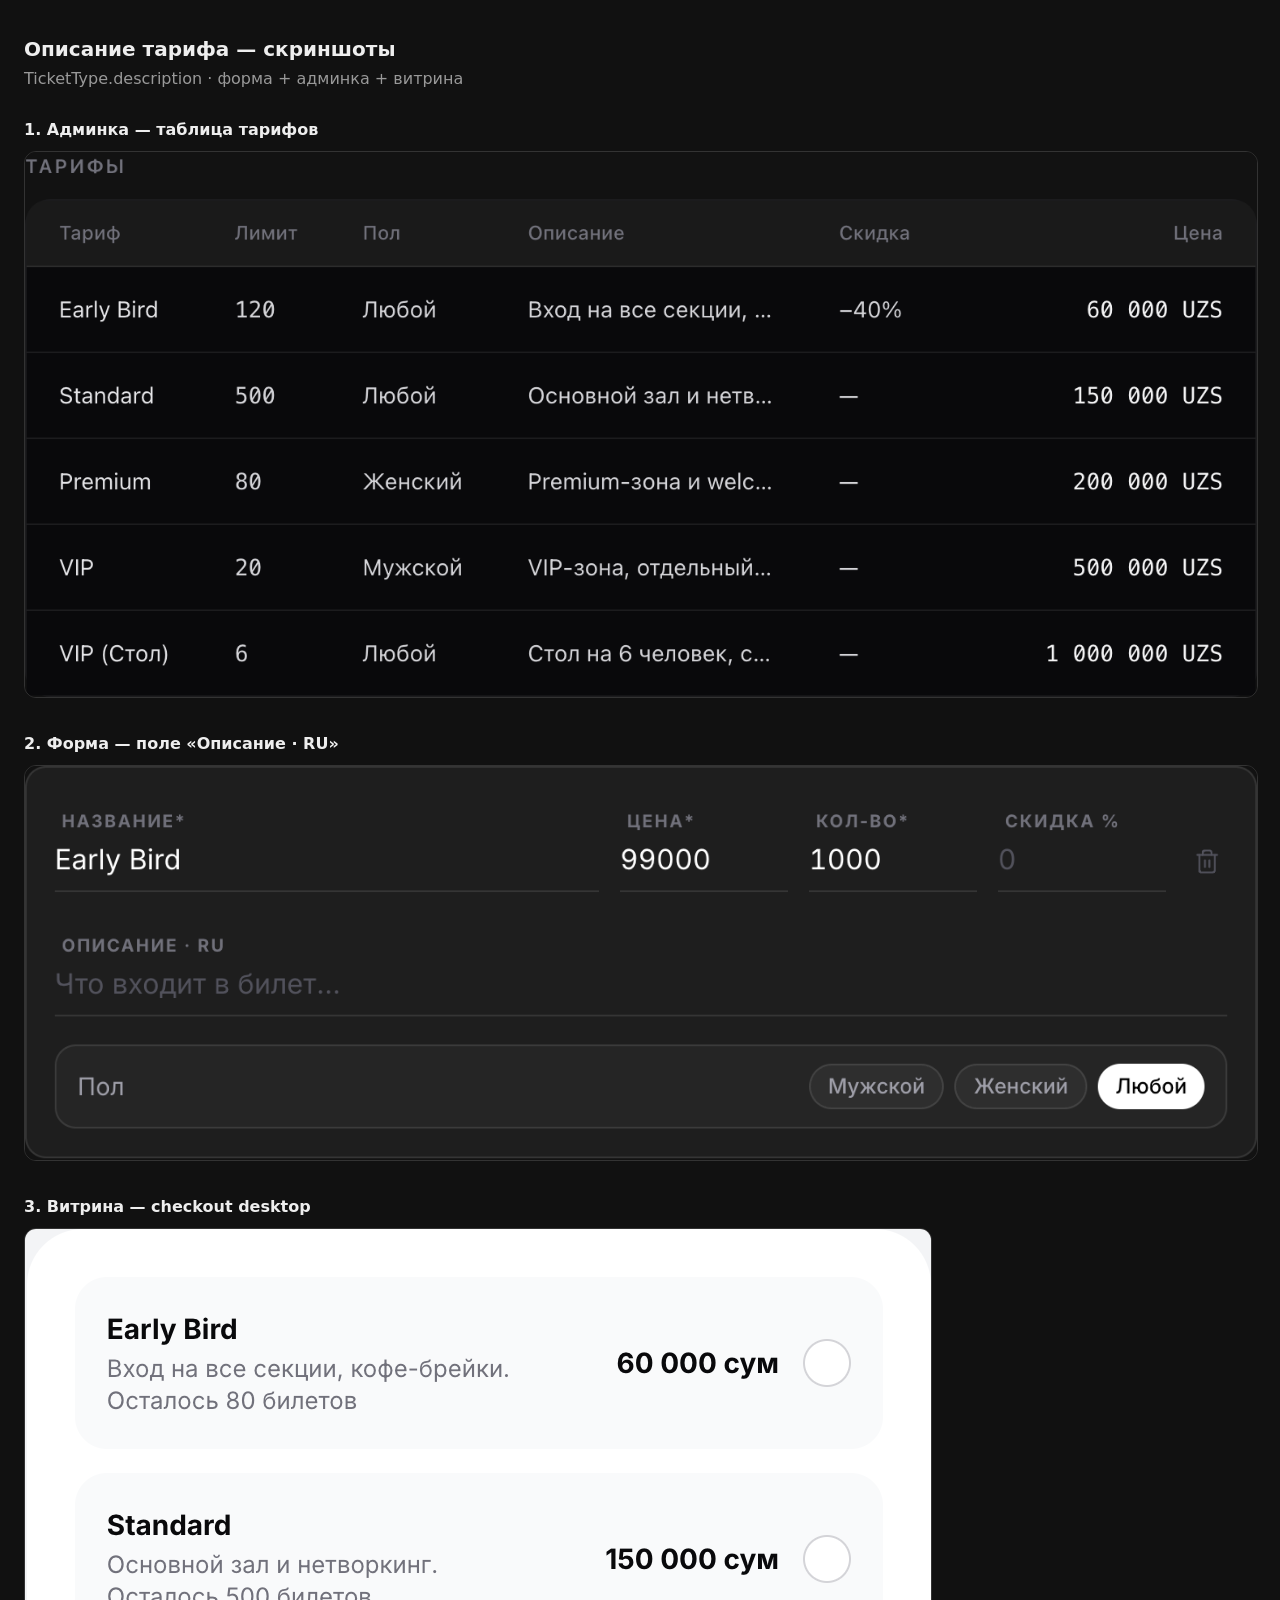
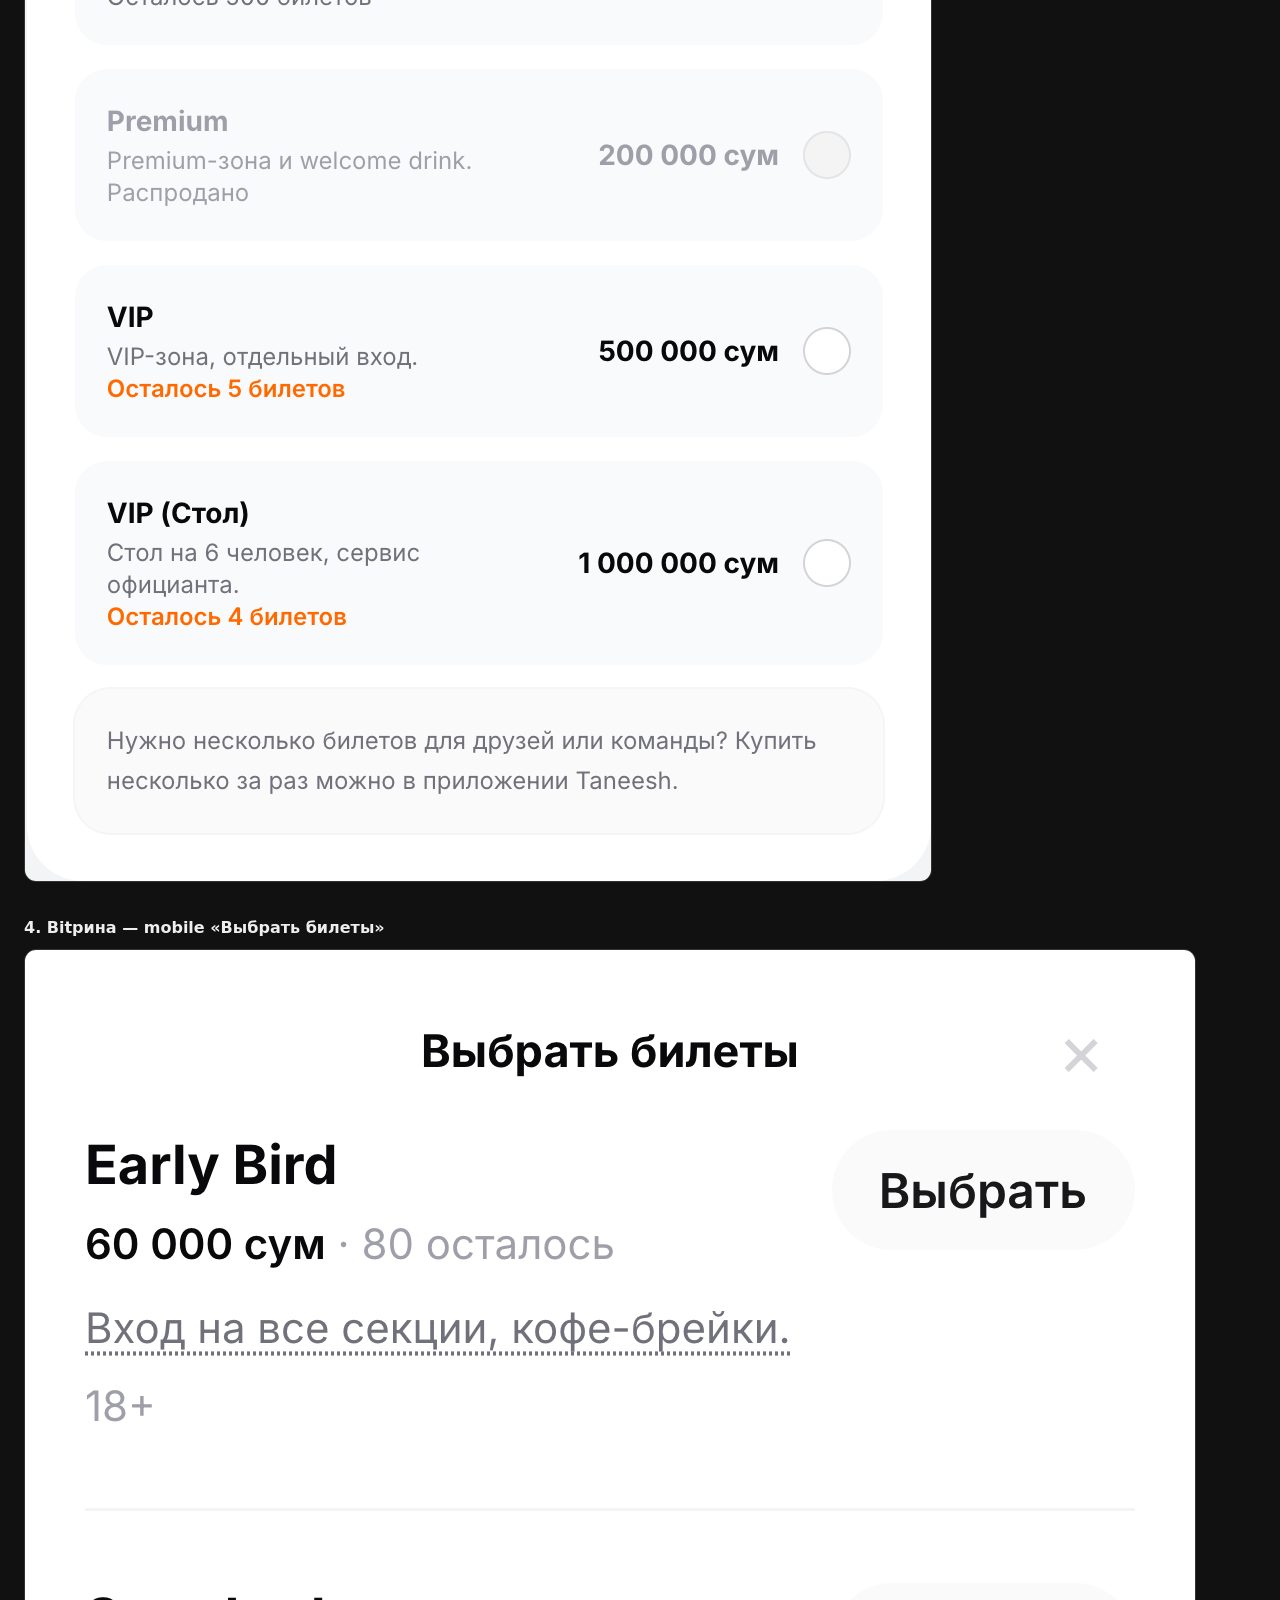
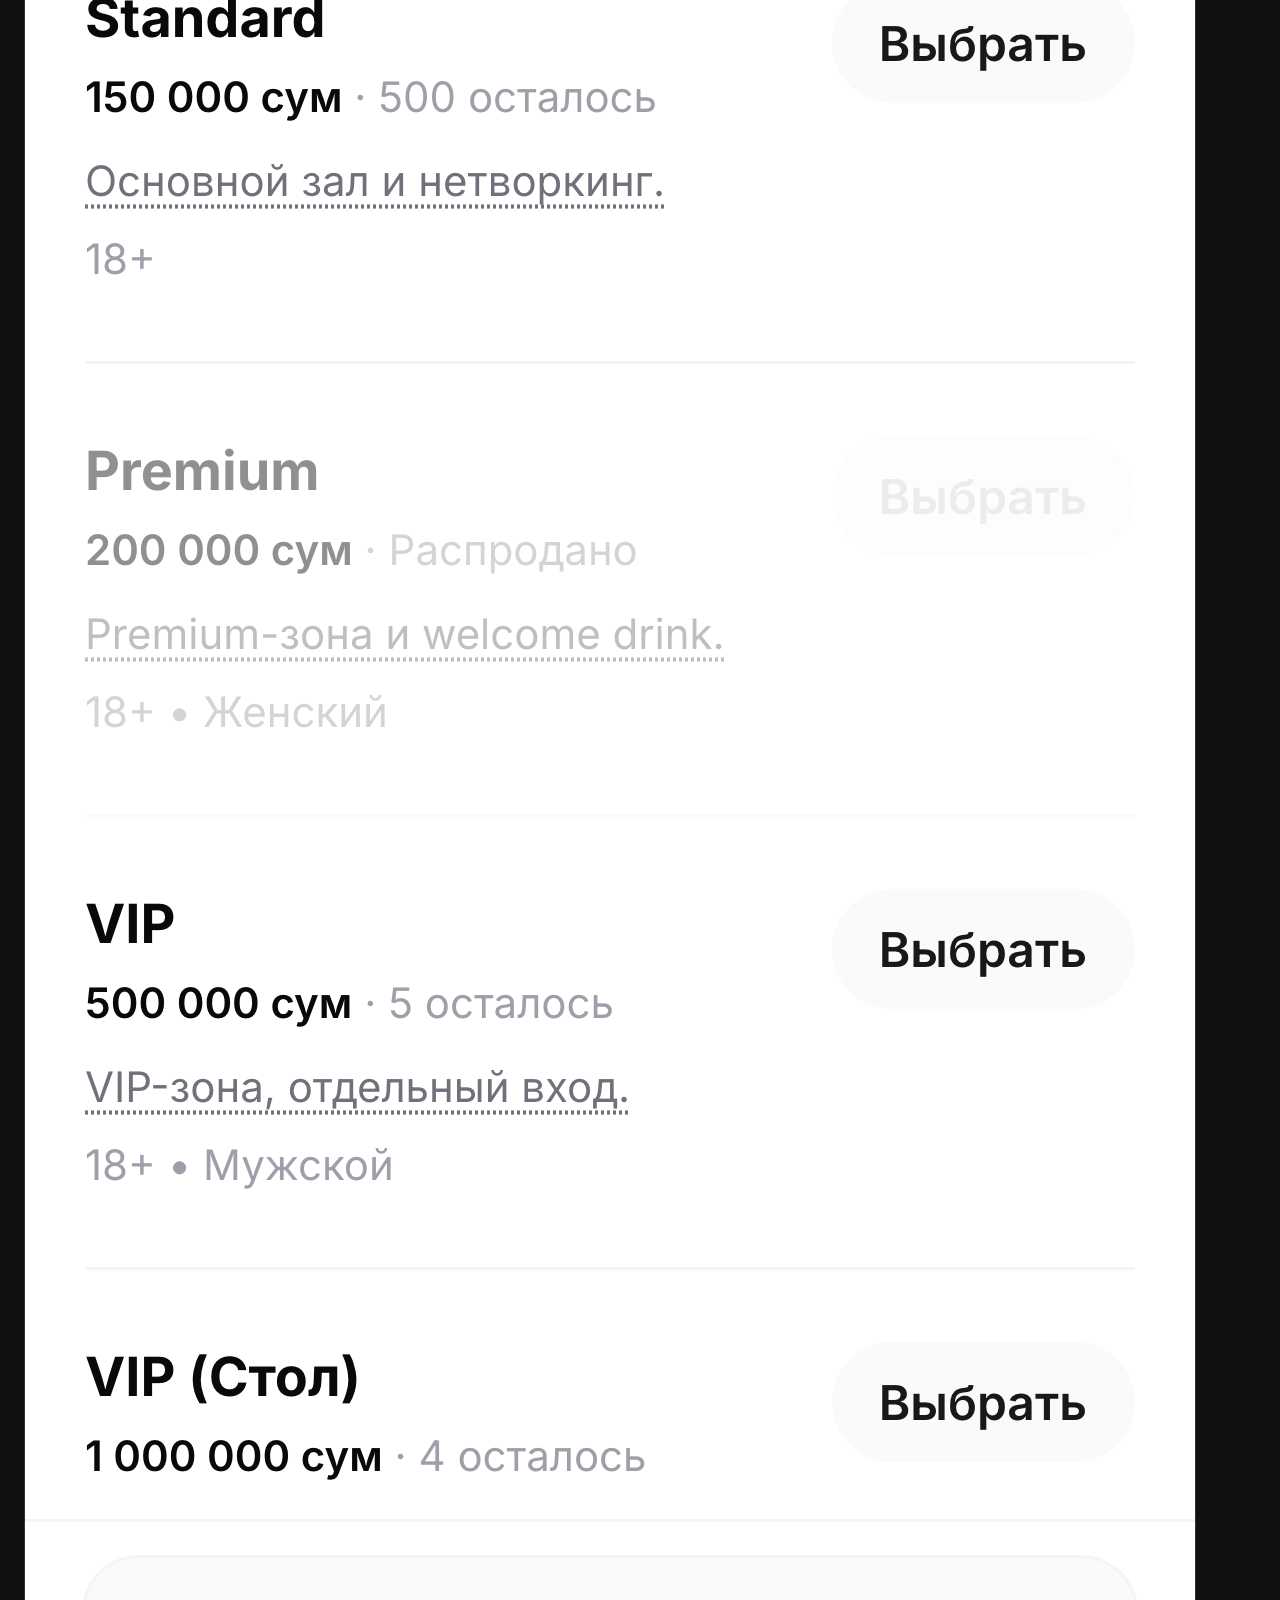
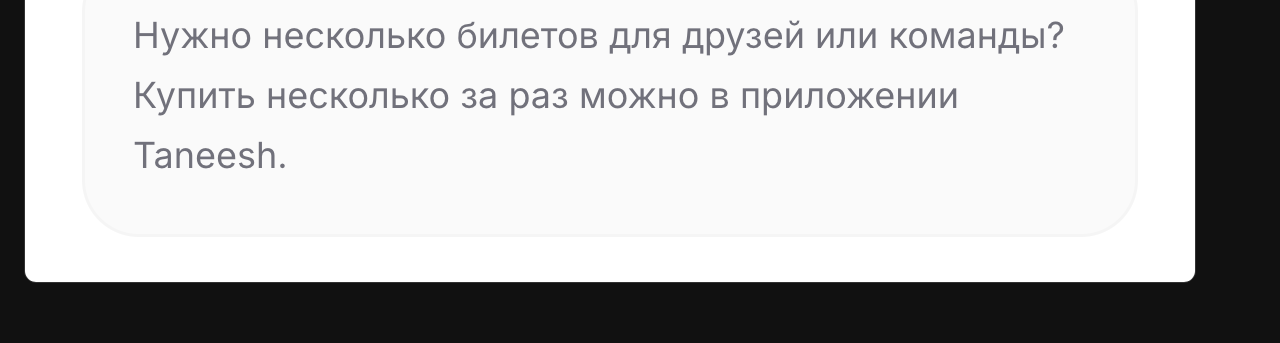
<file: preview-screenshots/index.html>
<!DOCTYPE html>
<html lang="ru">
<head>
  <meta charset="UTF-8" />
  <meta name="viewport" content="width=device-width, initial-scale=1" />
  <title>Ticket description — скриншоты</title>
  <style>
    body { font-family: system-ui, sans-serif; margin: 0; padding: 24px; background: #111; color: #eee; }
    h1 { font-size: 1.25rem; margin-bottom: 8px; }
    p { color: #999; margin-top: 0; }
    figure { margin: 32px 0; }
    figcaption { margin-bottom: 12px; font-weight: 600; }
    img { max-width: 100%; border-radius: 12px; border: 1px solid #333; }
  </style>
</head>
<body>
  <h1>Описание тарифа — скриншоты</h1>
  <p>TicketType.description · форма + админка + витрина</p>

  <figure>
    <figcaption>1. Админка — таблица тарифов</figcaption>
    <img src="./06-ticket-description-admin-tariffs.png" alt="Admin tariffs table" />
  </figure>
  <figure>
    <figcaption>2. Форма — поле «Описание · RU»</figcaption>
    <img src="./07-ticket-description-form-field.png" alt="Form description field" />
  </figure>
  <figure>
    <figcaption>3. Витрина — checkout desktop</figcaption>
    <img src="./08-ticket-description-storefront-checkout.png" alt="Storefront desktop checkout" />
  </figure>
  <figure>
    <figcaption>4. Вitрина — mobile «Выбрать билеты»</figcaption>
    <img src="./09-ticket-description-storefront-mobile.png" alt="Storefront mobile tickets" />
  </figure>
</body>
</html>
</file>
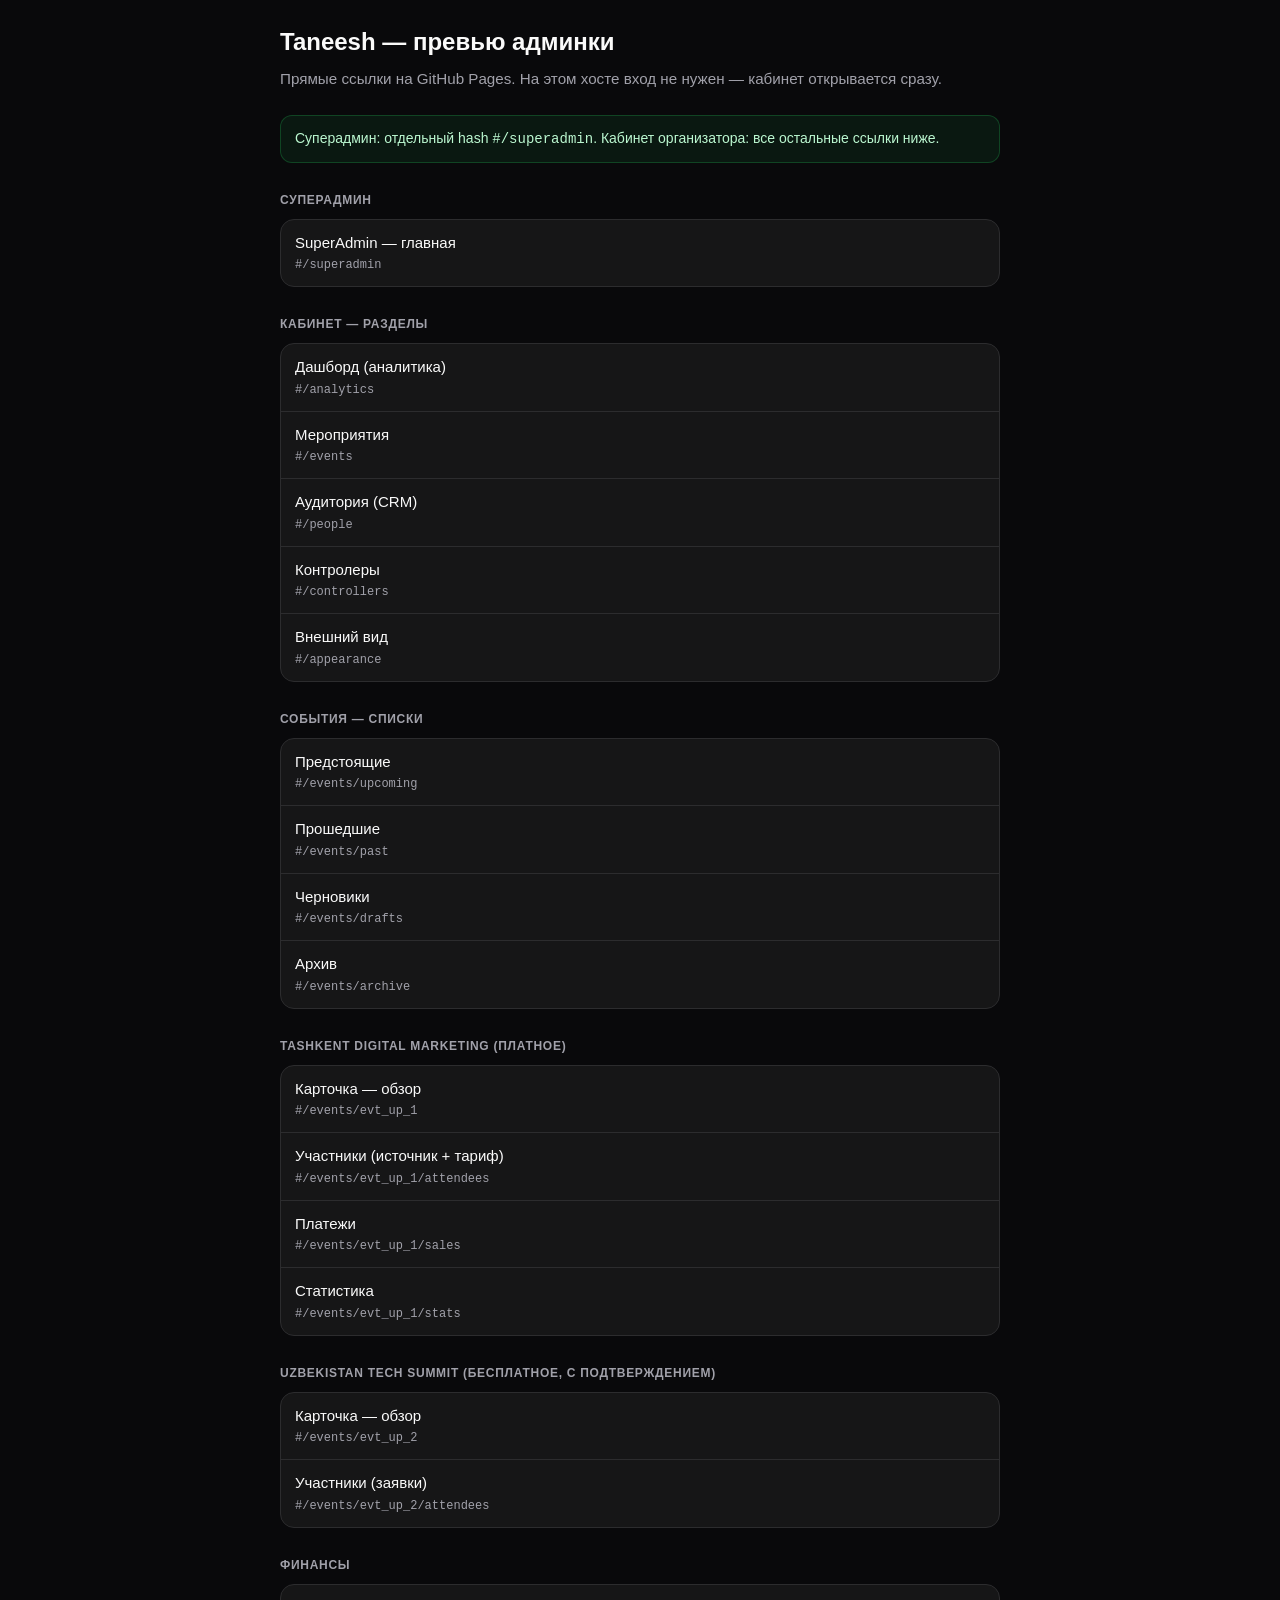
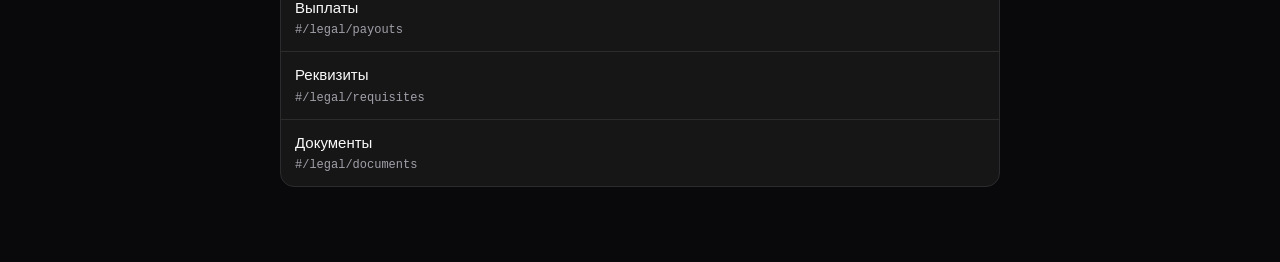
<file: preview-links.html>
<!doctype html>
<html lang="ru">
  <head>
    <meta charset="UTF-8" />
    <meta name="viewport" content="width=device-width, initial-scale=1.0" />
    <title>Taneesh — ссылки превью</title>
    <style>
      :root {
        color-scheme: dark;
        --bg: #09090b;
        --card: #161617;
        --border: #2c2c2e;
        --text: #fafafa;
        --muted: #a1a1aa;
        --accent: #22c55e;
        --link: #93c5fd;
      }
      * {
        box-sizing: border-box;
      }
      body {
        margin: 0;
        font-family: Inter, -apple-system, BlinkMacSystemFont, 'Segoe UI', sans-serif;
        background: var(--bg);
        color: var(--text);
        line-height: 1.5;
        padding: 24px 16px 48px;
      }
      .wrap {
        max-width: 720px;
        margin: 0 auto;
      }
      h1 {
        font-size: 1.5rem;
        font-weight: 700;
        margin: 0 0 8px;
      }
      .lead {
        color: var(--muted);
        margin: 0 0 24px;
        font-size: 0.95rem;
      }
      .note {
        background: rgba(34, 197, 94, 0.08);
        border: 1px solid rgba(34, 197, 94, 0.25);
        border-radius: 12px;
        padding: 12px 14px;
        font-size: 0.875rem;
        color: #bbf7d0;
        margin-bottom: 28px;
      }
      section {
        margin-bottom: 28px;
      }
      h2 {
        font-size: 0.75rem;
        font-weight: 600;
        letter-spacing: 0.06em;
        text-transform: uppercase;
        color: var(--muted);
        margin: 0 0 10px;
      }
      ul {
        list-style: none;
        margin: 0;
        padding: 0;
        border: 1px solid var(--border);
        border-radius: 14px;
        overflow: hidden;
        background: var(--card);
      }
      li + li {
        border-top: 1px solid var(--border);
      }
      a {
        display: block;
        padding: 12px 14px;
        color: var(--link);
        text-decoration: none;
        font-size: 0.9375rem;
      }
      a:hover {
        background: rgba(255, 255, 255, 0.04);
      }
      .label {
        display: block;
        color: var(--text);
        font-weight: 500;
      }
      .path {
        display: block;
        margin-top: 2px;
        font-family: ui-monospace, SFMono-Regular, Menlo, monospace;
        font-size: 0.75rem;
        color: var(--muted);
        word-break: break-all;
      }
    </style>
  </head>
  <body>
    <div class="wrap">
      <h1>Taneesh — превью админки</h1>
      <p class="lead">
        Прямые ссылки на GitHub Pages. На этом хосте вход не нужен — кабинет открывается сразу.
      </p>
      <p class="note">
        Суперадмин: отдельный hash <code>#/superadmin</code>. Кабинет организатора: все остальные ссылки ниже.
      </p>

      <section>
        <h2>Суперадмин</h2>
        <ul id="links-superadmin"></ul>
      </section>

      <section>
        <h2>Кабинет — разделы</h2>
        <ul id="links-cabinet"></ul>
      </section>

      <section>
        <h2>События — списки</h2>
        <ul id="links-lists"></ul>
      </section>

      <section>
        <h2>Tashkent Digital Marketing (платное)</h2>
        <ul id="links-paid"></ul>
      </section>

      <section>
        <h2>Uzbekistan Tech Summit (бесплатное, с подтверждением)</h2>
        <ul id="links-free"></ul>
      </section>

      <section>
        <h2>Финансы</h2>
        <ul id="links-legal"></ul>
      </section>
    </div>
    <script>
      const BASE = location.origin + location.pathname.replace(/\/?preview-links\.html$/, '').replace(/\/$/, '');

      function addLinks(containerId, items) {
        const ul = document.getElementById(containerId);
        for (const item of items) {
          const li = document.createElement('li');
          const a = document.createElement('a');
          a.href = BASE + '/index.html' + item.hash;
          a.innerHTML =
            '<span class="label">' +
            item.label +
            '</span><span class="path">' +
            item.hash +
            '</span>';
          li.appendChild(a);
          ul.appendChild(li);
        }
      }

      addLinks('links-superadmin', [{ label: 'SuperAdmin — главная', hash: '#/superadmin' }]);

      addLinks('links-cabinet', [
        { label: 'Дашборд (аналитика)', hash: '#/analytics' },
        { label: 'Мероприятия', hash: '#/events' },
        { label: 'Аудитория (CRM)', hash: '#/people' },
        { label: 'Контролеры', hash: '#/controllers' },
        { label: 'Внешний вид', hash: '#/appearance' },
      ]);

      addLinks('links-lists', [
        { label: 'Предстоящие', hash: '#/events/upcoming' },
        { label: 'Прошедшие', hash: '#/events/past' },
        { label: 'Черновики', hash: '#/events/drafts' },
        { label: 'Архив', hash: '#/events/archive' },
      ]);

      addLinks('links-paid', [
        { label: 'Карточка — обзор', hash: '#/events/evt_up_1' },
        { label: 'Участники (источник + тариф)', hash: '#/events/evt_up_1/attendees' },
        { label: 'Платежи', hash: '#/events/evt_up_1/sales' },
        { label: 'Статистика', hash: '#/events/evt_up_1/stats' },
      ]);

      addLinks('links-free', [
        { label: 'Карточка — обзор', hash: '#/events/evt_up_2' },
        { label: 'Участники (заявки)', hash: '#/events/evt_up_2/attendees' },
      ]);

      addLinks('links-legal', [
        { label: 'Выплаты', hash: '#/legal/payouts' },
        { label: 'Реквизиты', hash: '#/legal/requisites' },
        { label: 'Документы', hash: '#/legal/documents' },
      ]);
    </script>
  </body>
</html>
</file>
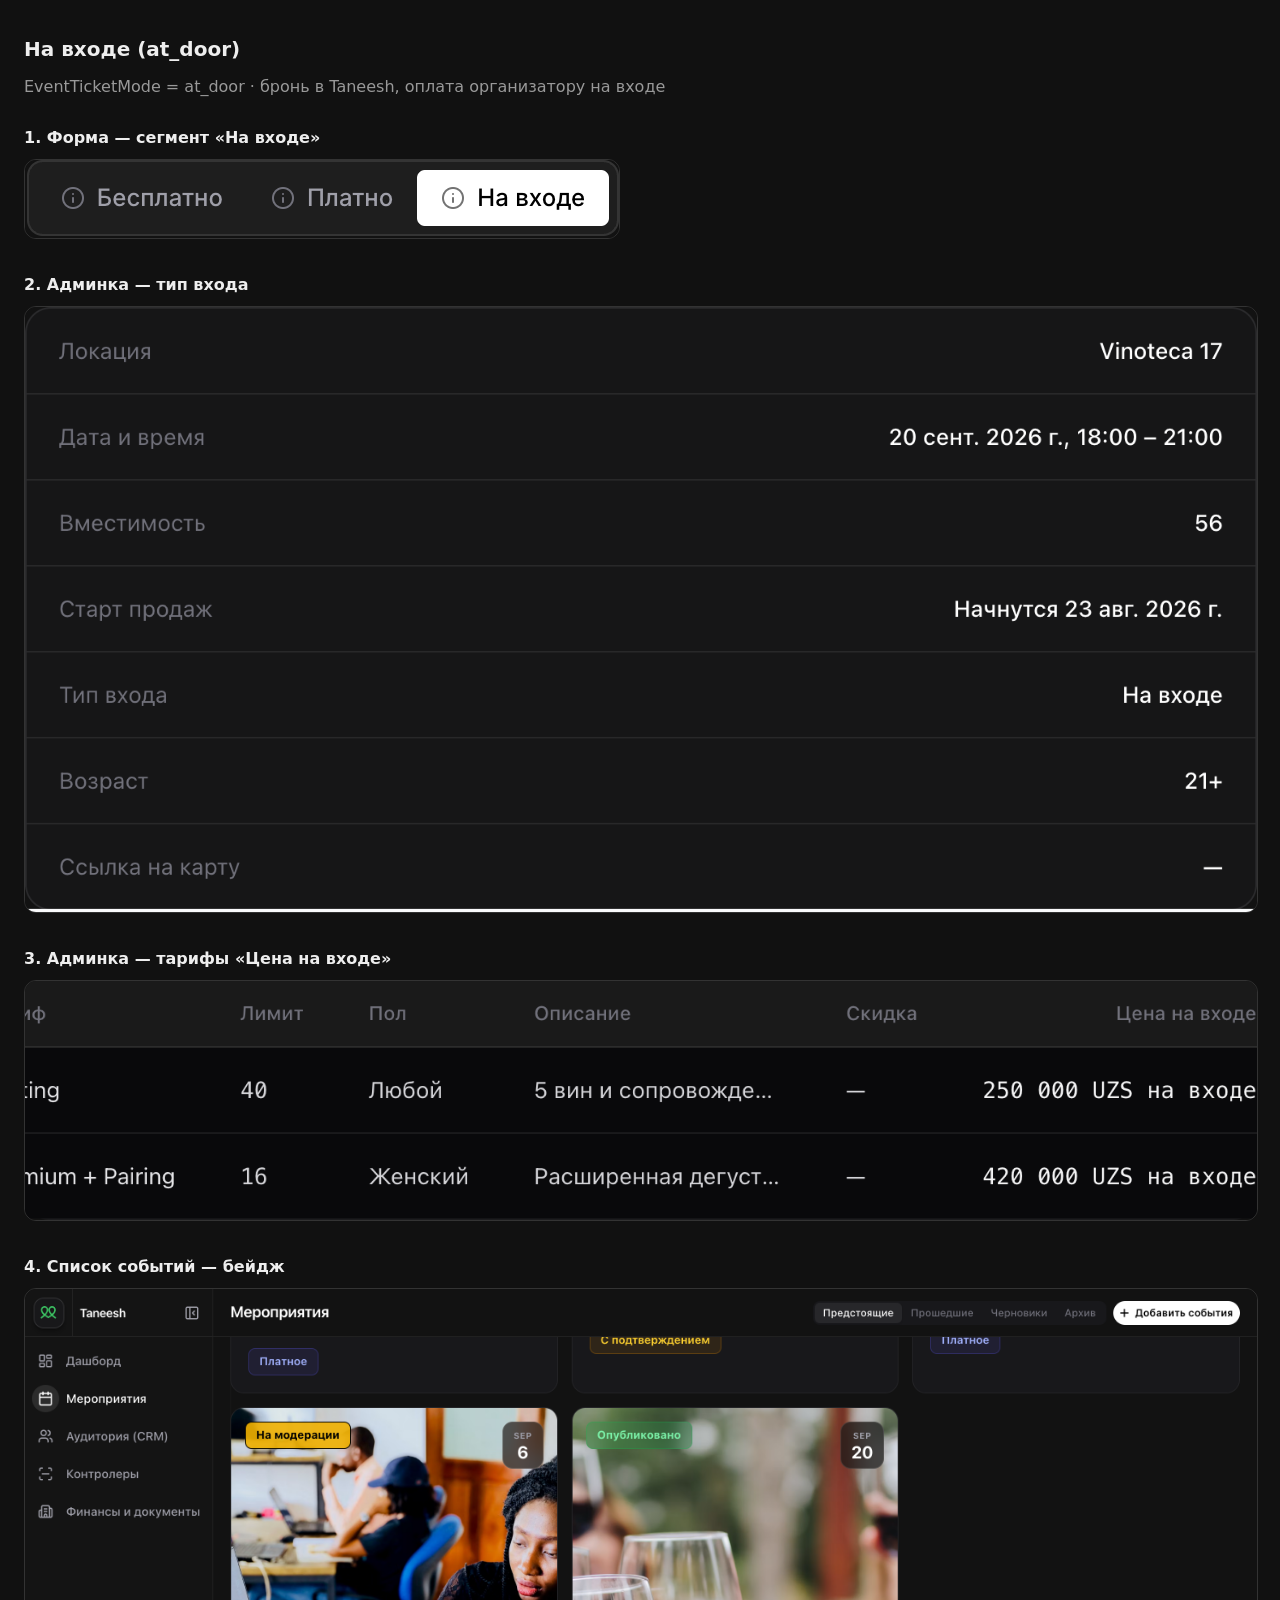
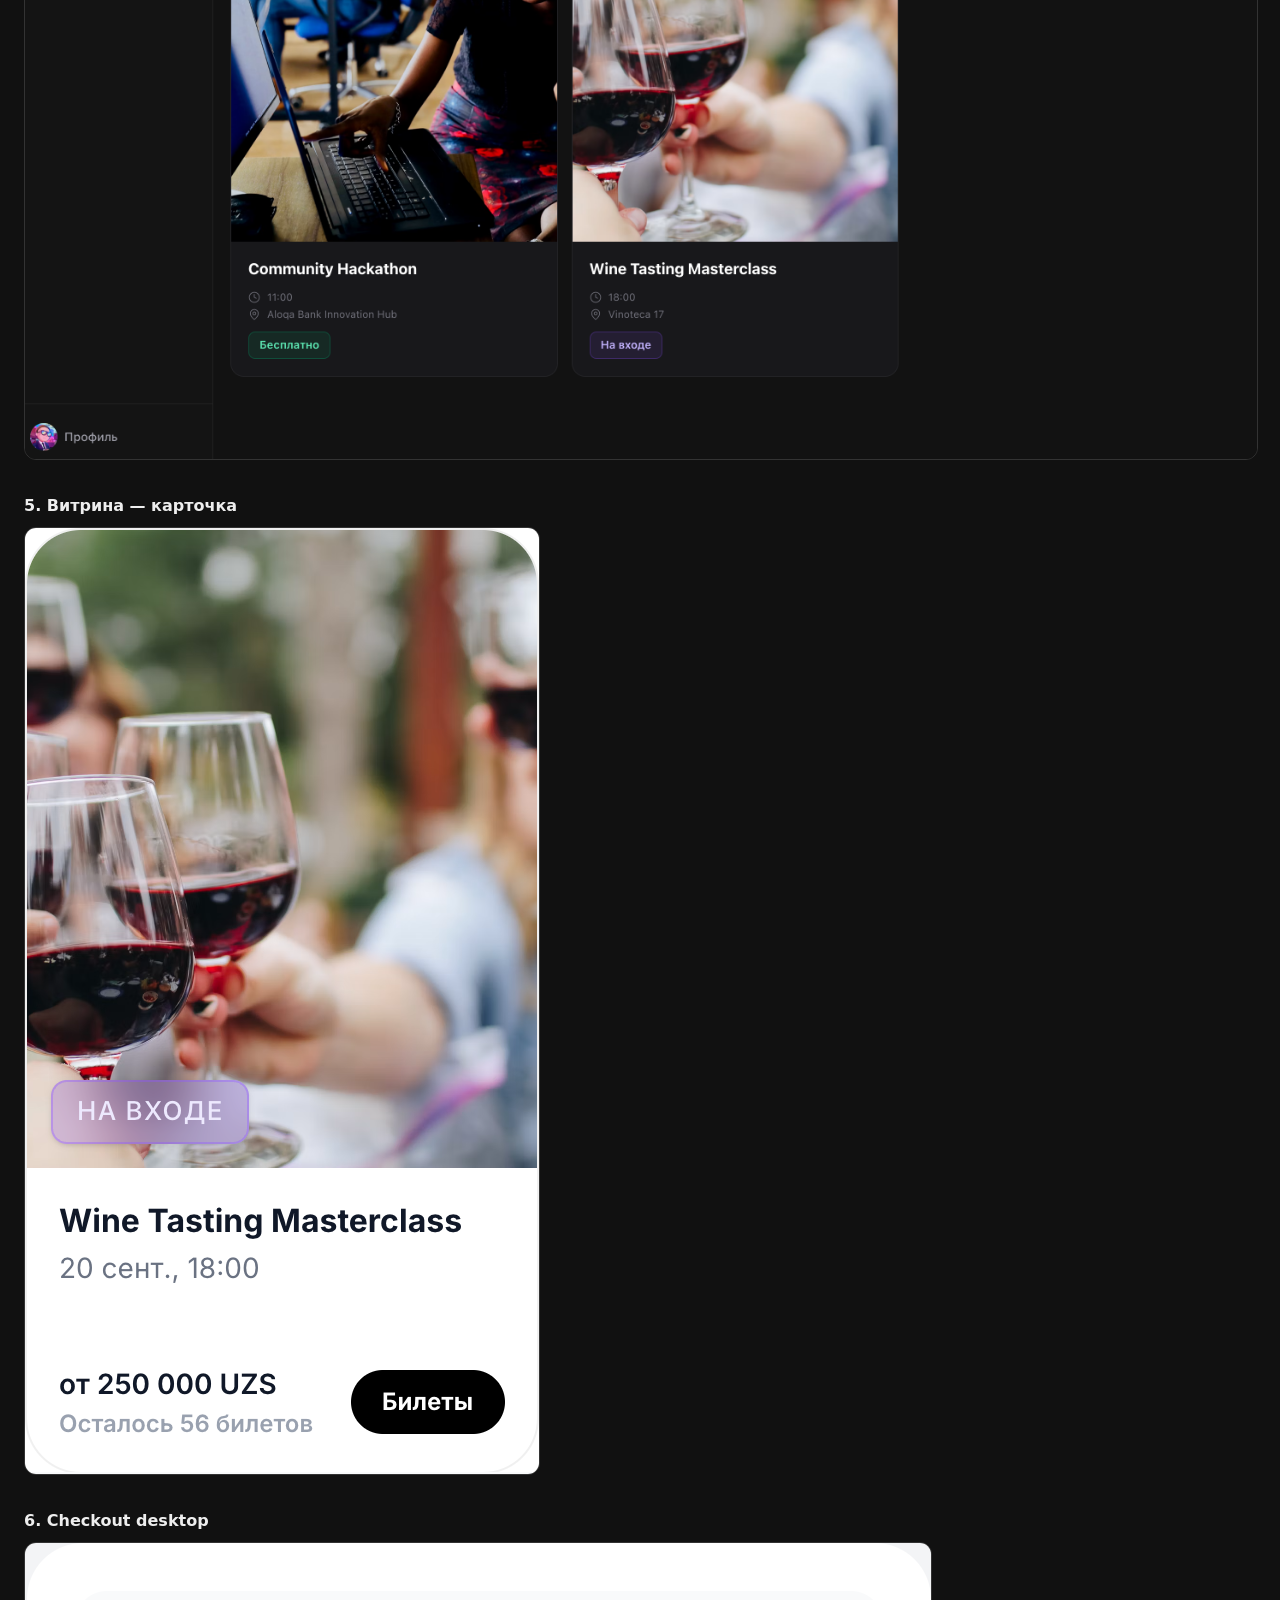
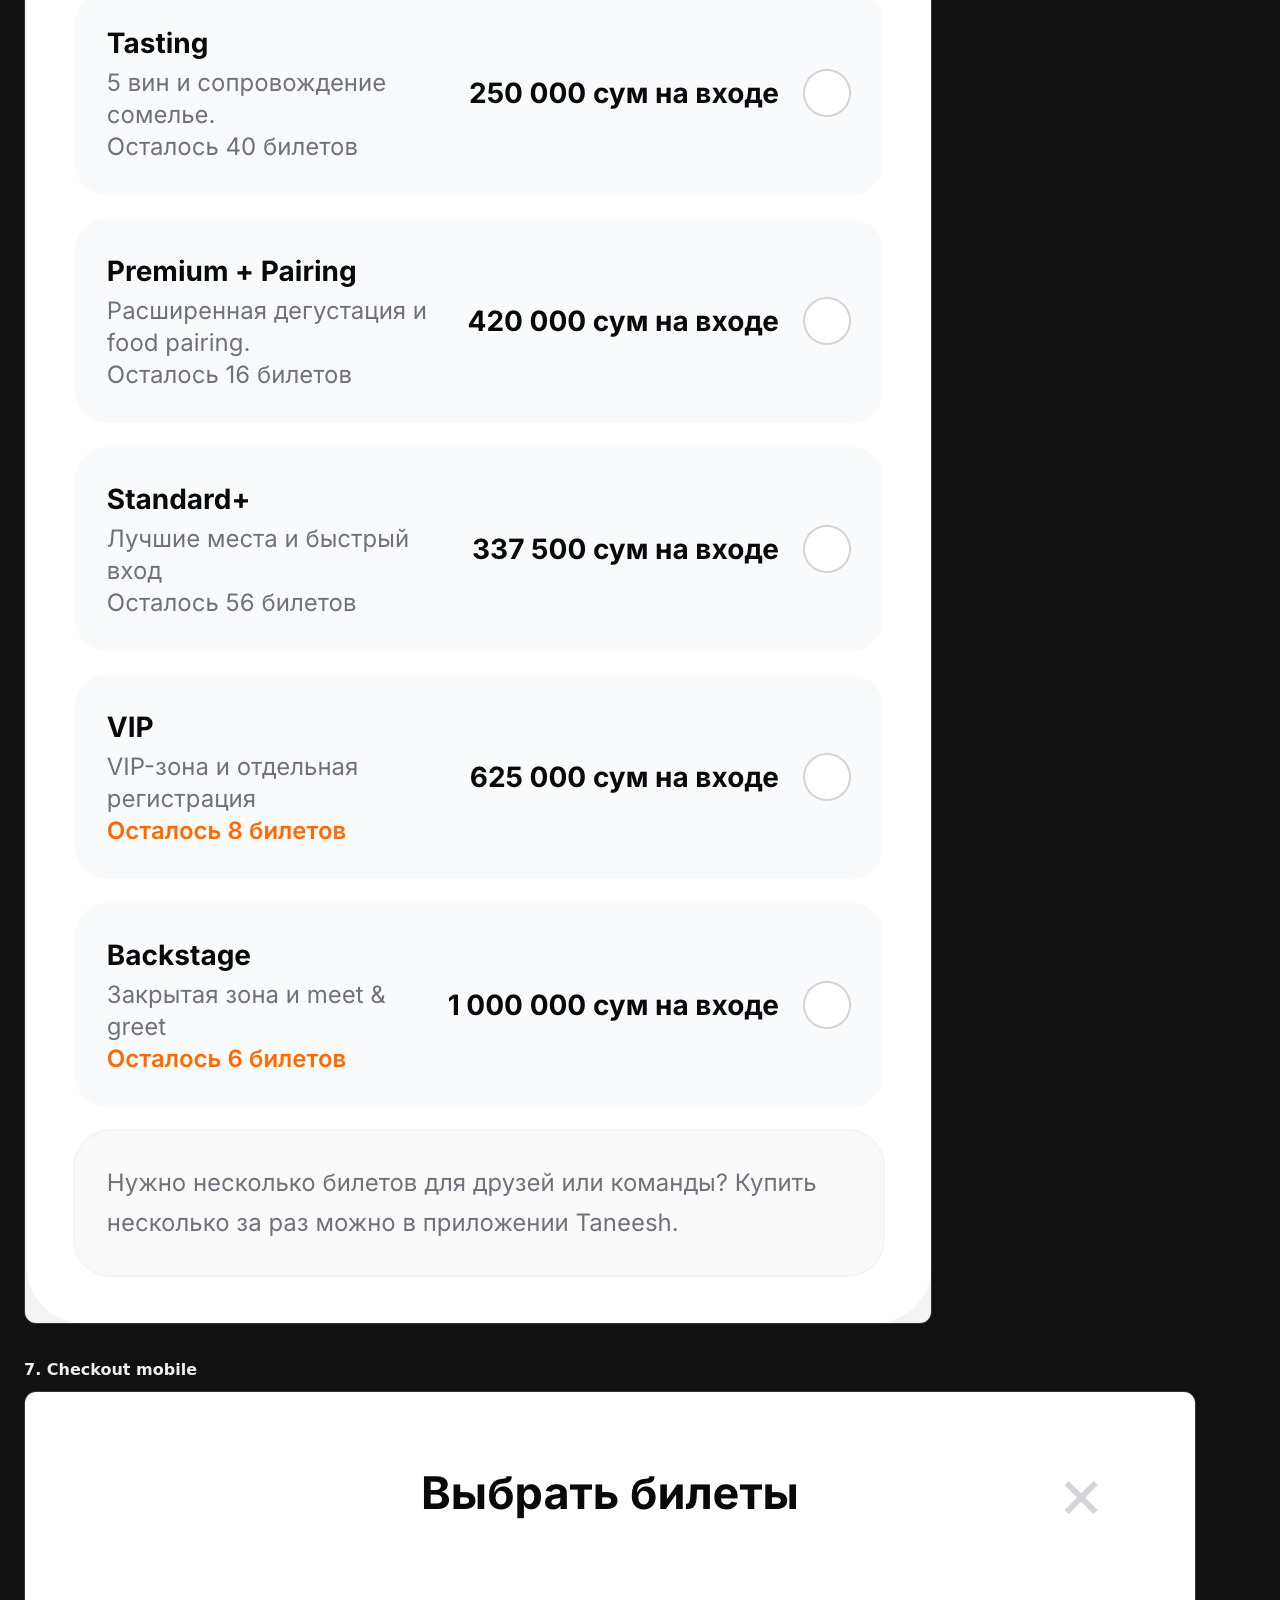
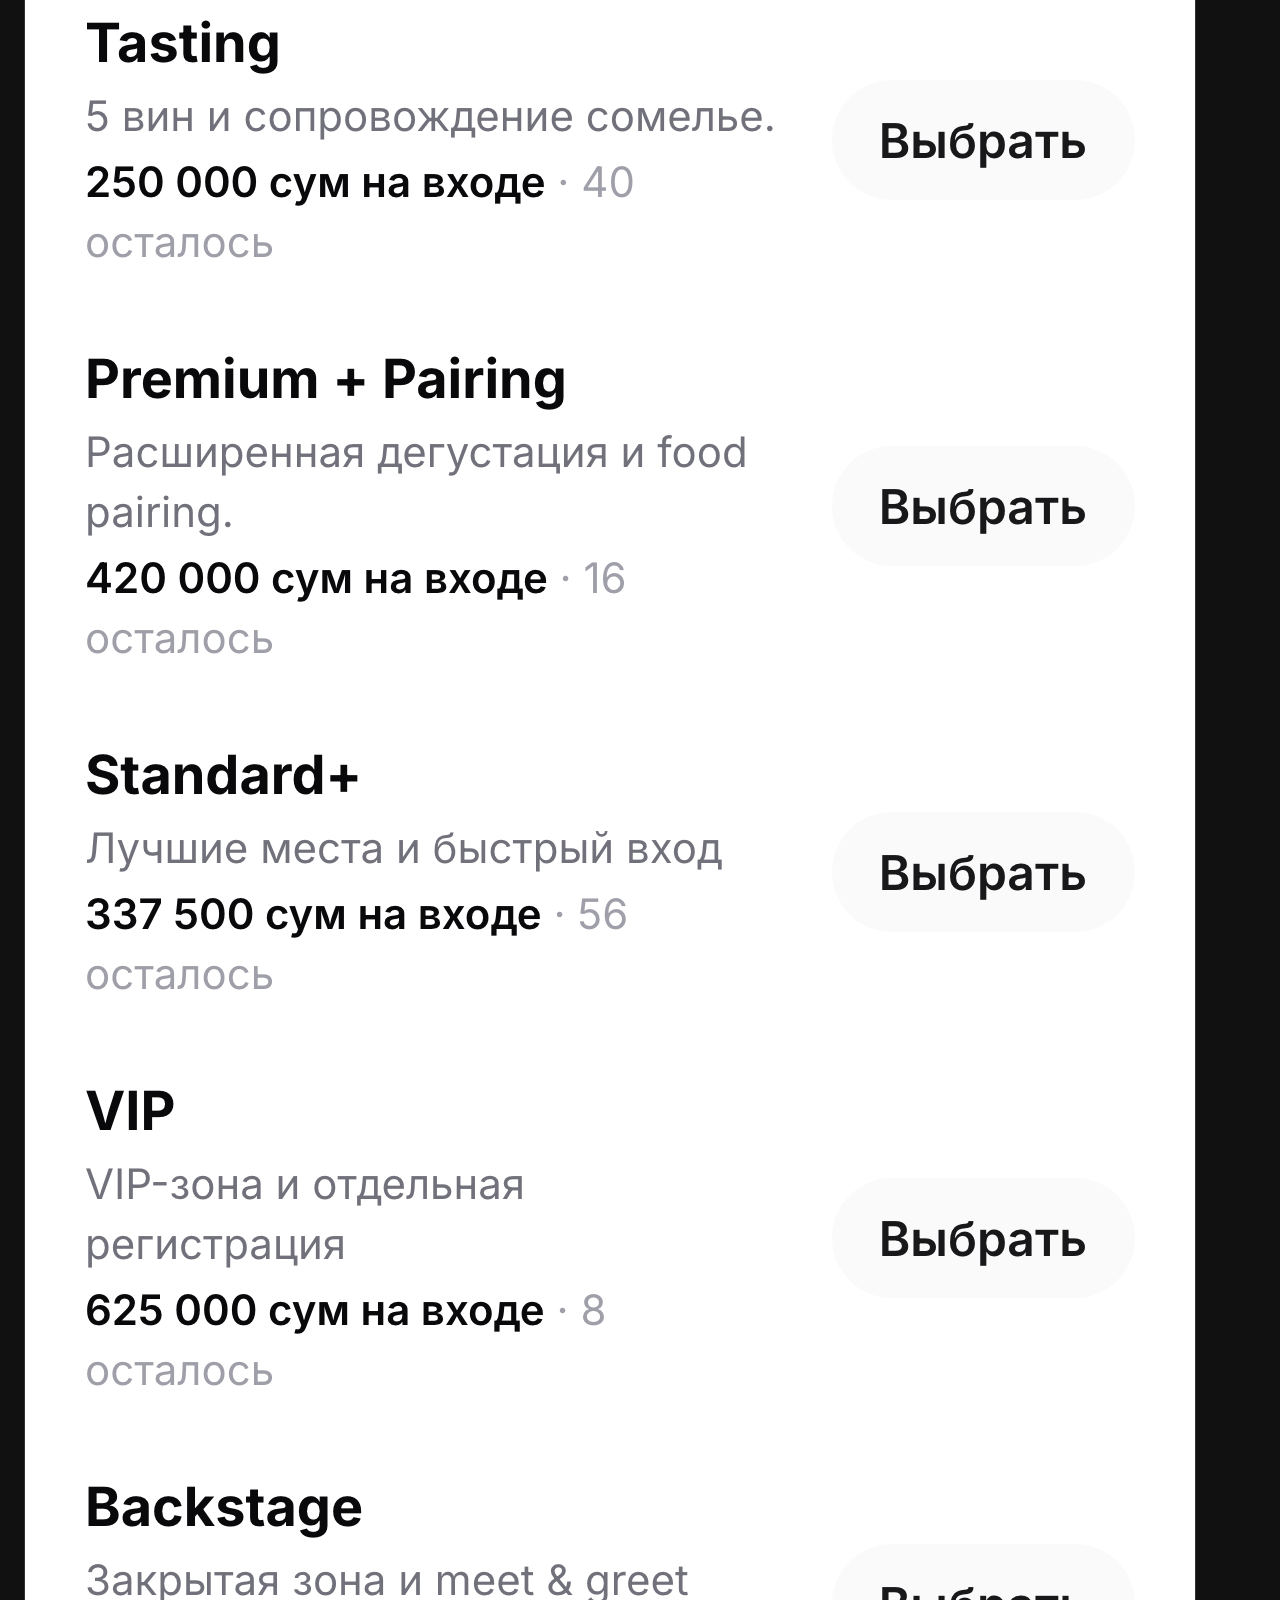
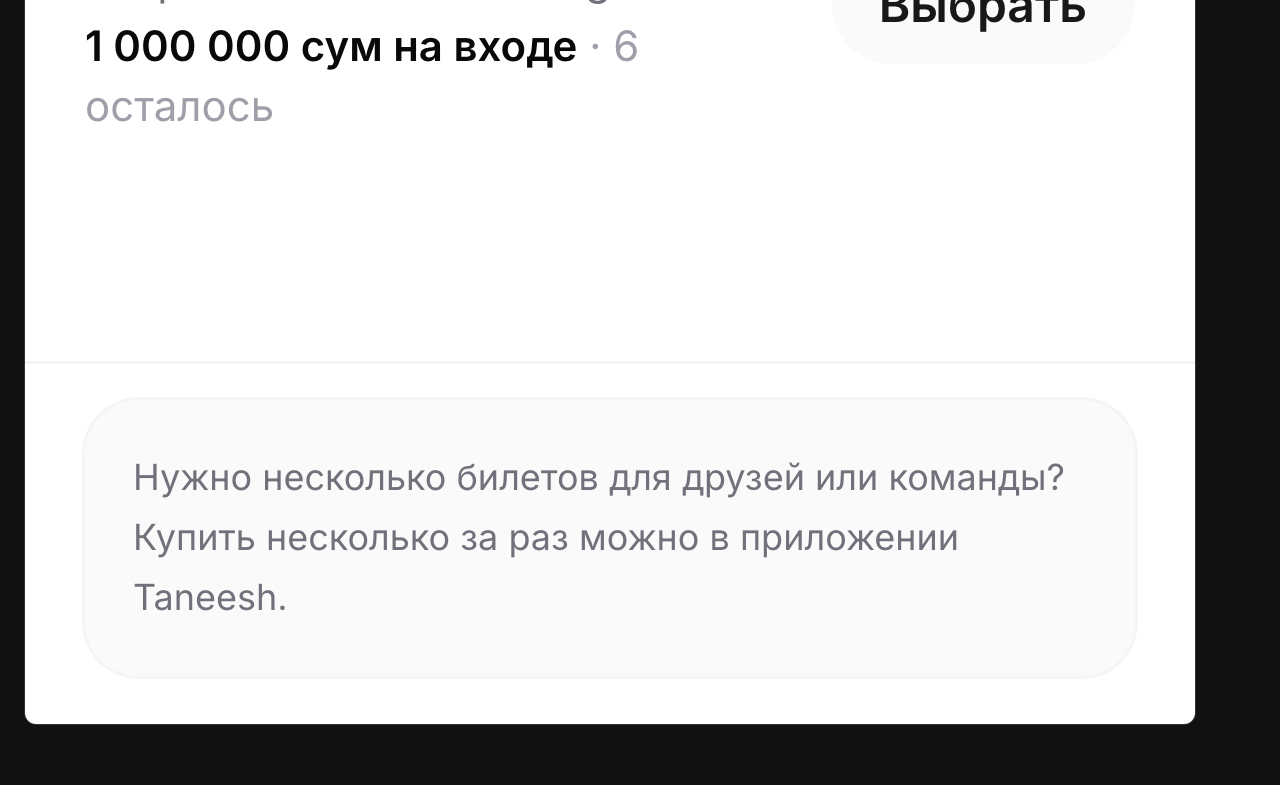
<file: preview-screenshots/at-door.html>
<!DOCTYPE html>
<html lang="ru"><head><meta charset="UTF-8"/><meta name="viewport" content="width=device-width,initial-scale=1"/>
<title>На входе (at_door) — скриншоты</title>
<style>body{font-family:system-ui,sans-serif;margin:0;padding:24px;background:#111;color:#eee}h1{font-size:1.25rem}p{color:#999}figure{margin:32px 0}figcaption{margin-bottom:12px;font-weight:600}img{max-width:100%;border-radius:12px;border:1px solid #333}</style></head><body>
<h1>На входе (at_door)</h1><p>EventTicketMode = at_door · бронь в Taneesh, оплата организатору на входе</p>
<figure><figcaption>1. Форма — сегмент «На входе»</figcaption><img src="./10-at-door-form-segment.png" alt=""/></figure><figure><figcaption>2. Админка — тип входа</figcaption><img src="./11-at-door-admin-details.png" alt=""/></figure><figure><figcaption>3. Админка — тарифы «Цена на входе»</figcaption><img src="./12-at-door-admin-tariffs.png" alt=""/></figure><figure><figcaption>4. Список событий — бейдж</figcaption><img src="./13-at-door-events-list-badge.png" alt=""/></figure><figure><figcaption>5. Витрина — карточка</figcaption><img src="./14-at-door-storefront-card.png" alt=""/></figure><figure><figcaption>6. Checkout desktop</figcaption><img src="./15-at-door-storefront-checkout.png" alt=""/></figure><figure><figcaption>7. Checkout mobile</figcaption><img src="./16-at-door-storefront-mobile.png" alt=""/></figure>
</body></html>
</file>
